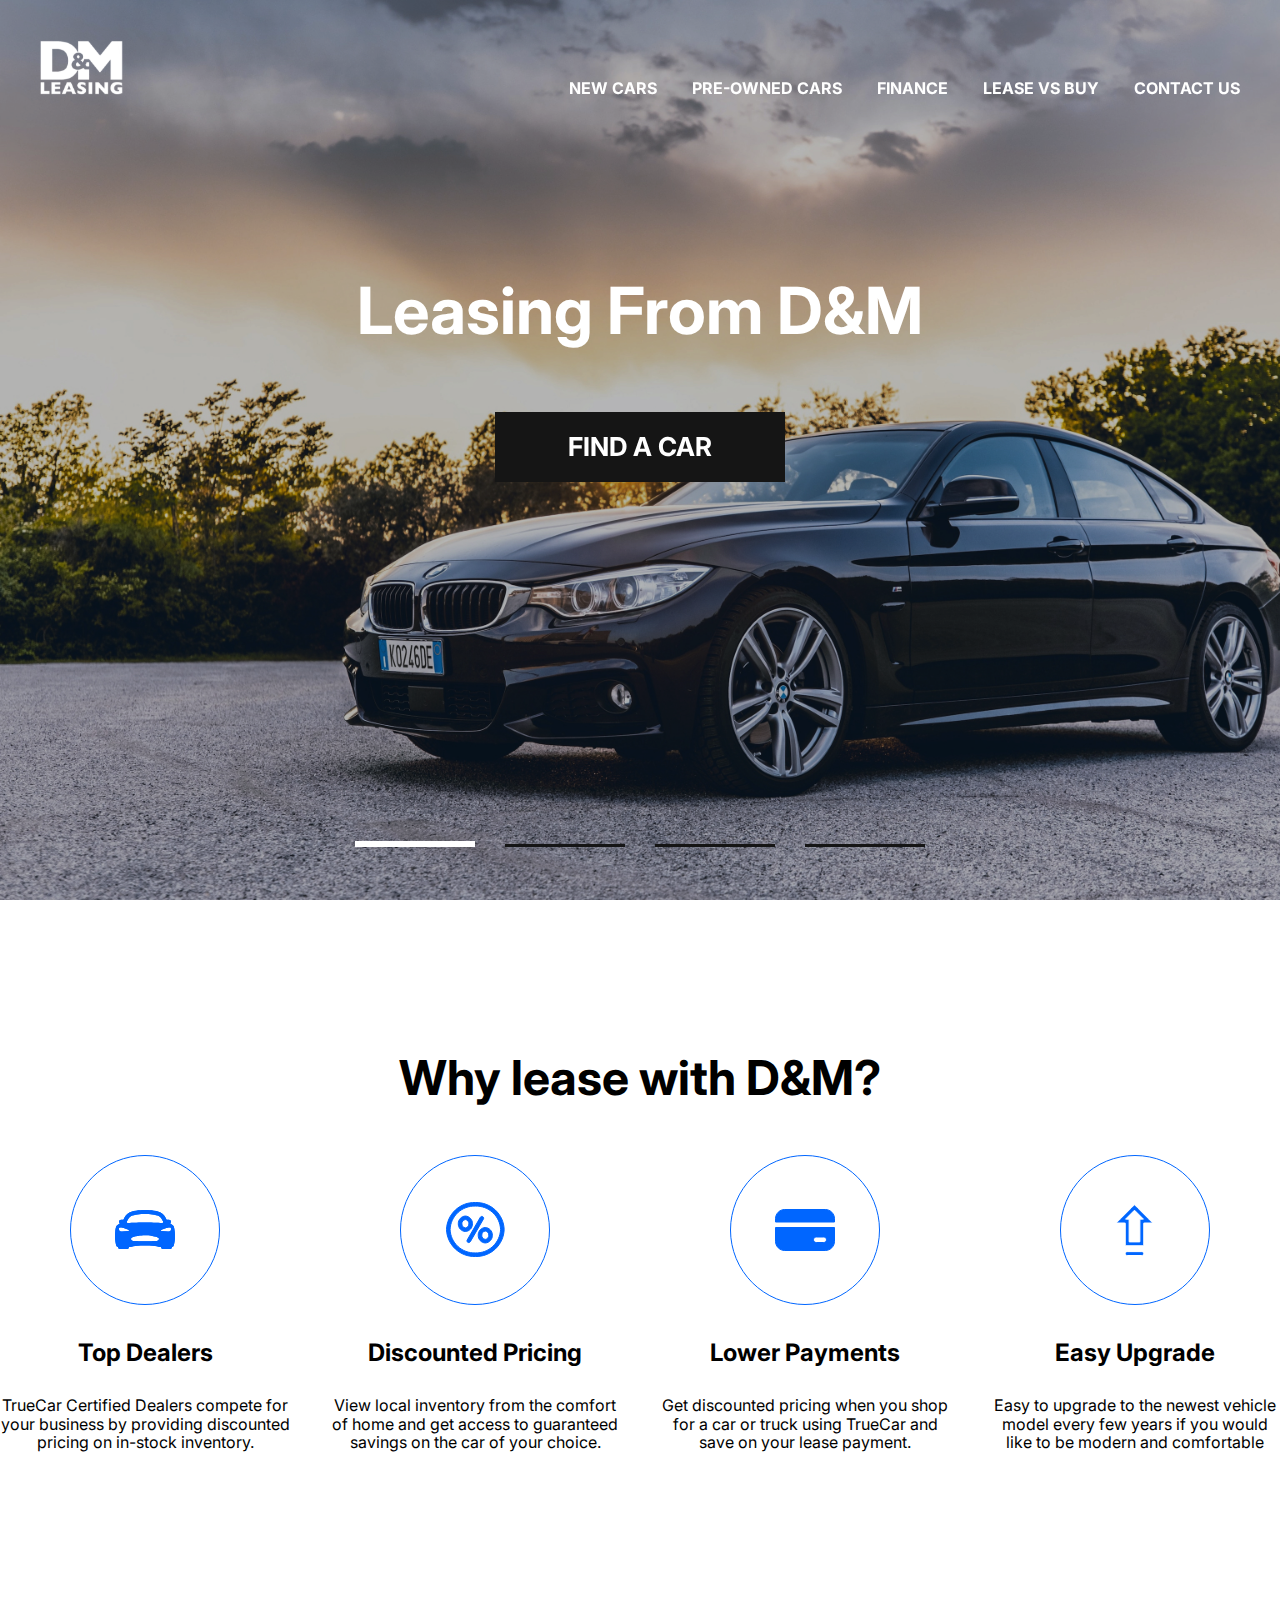
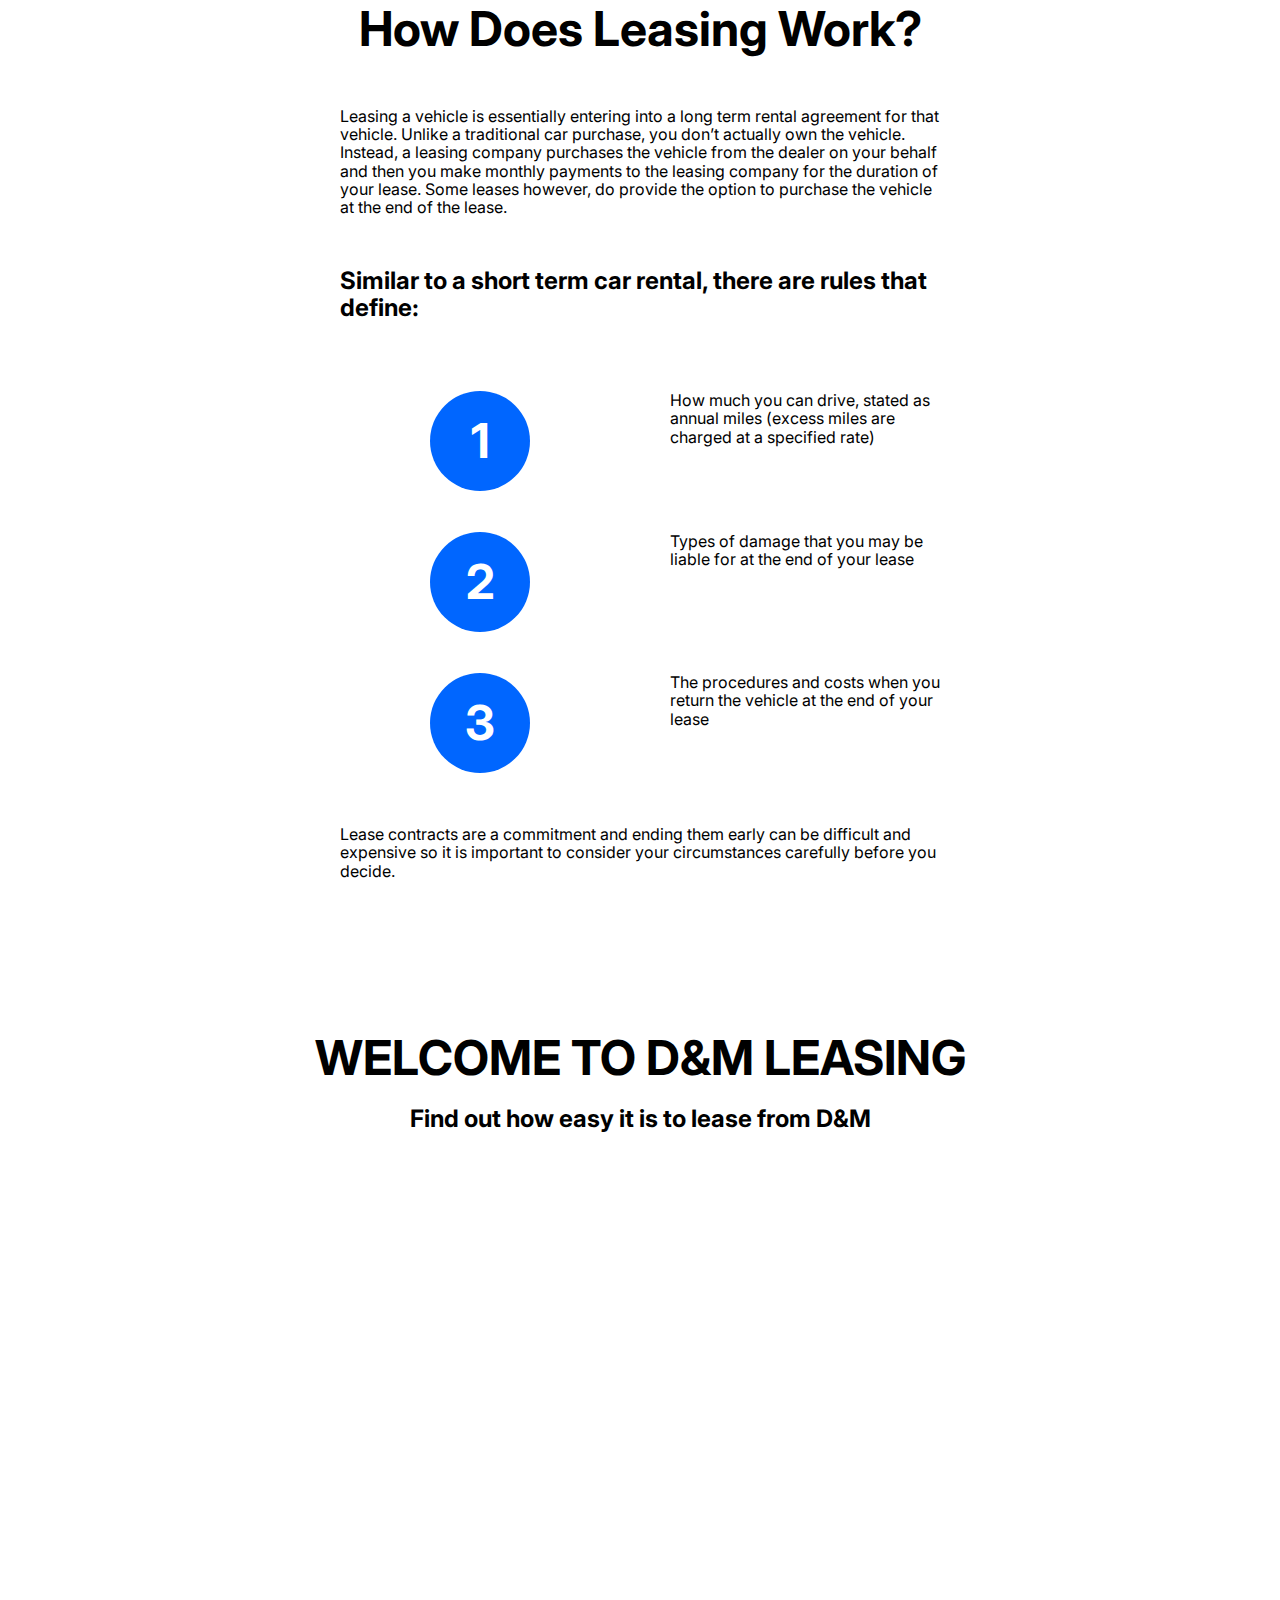
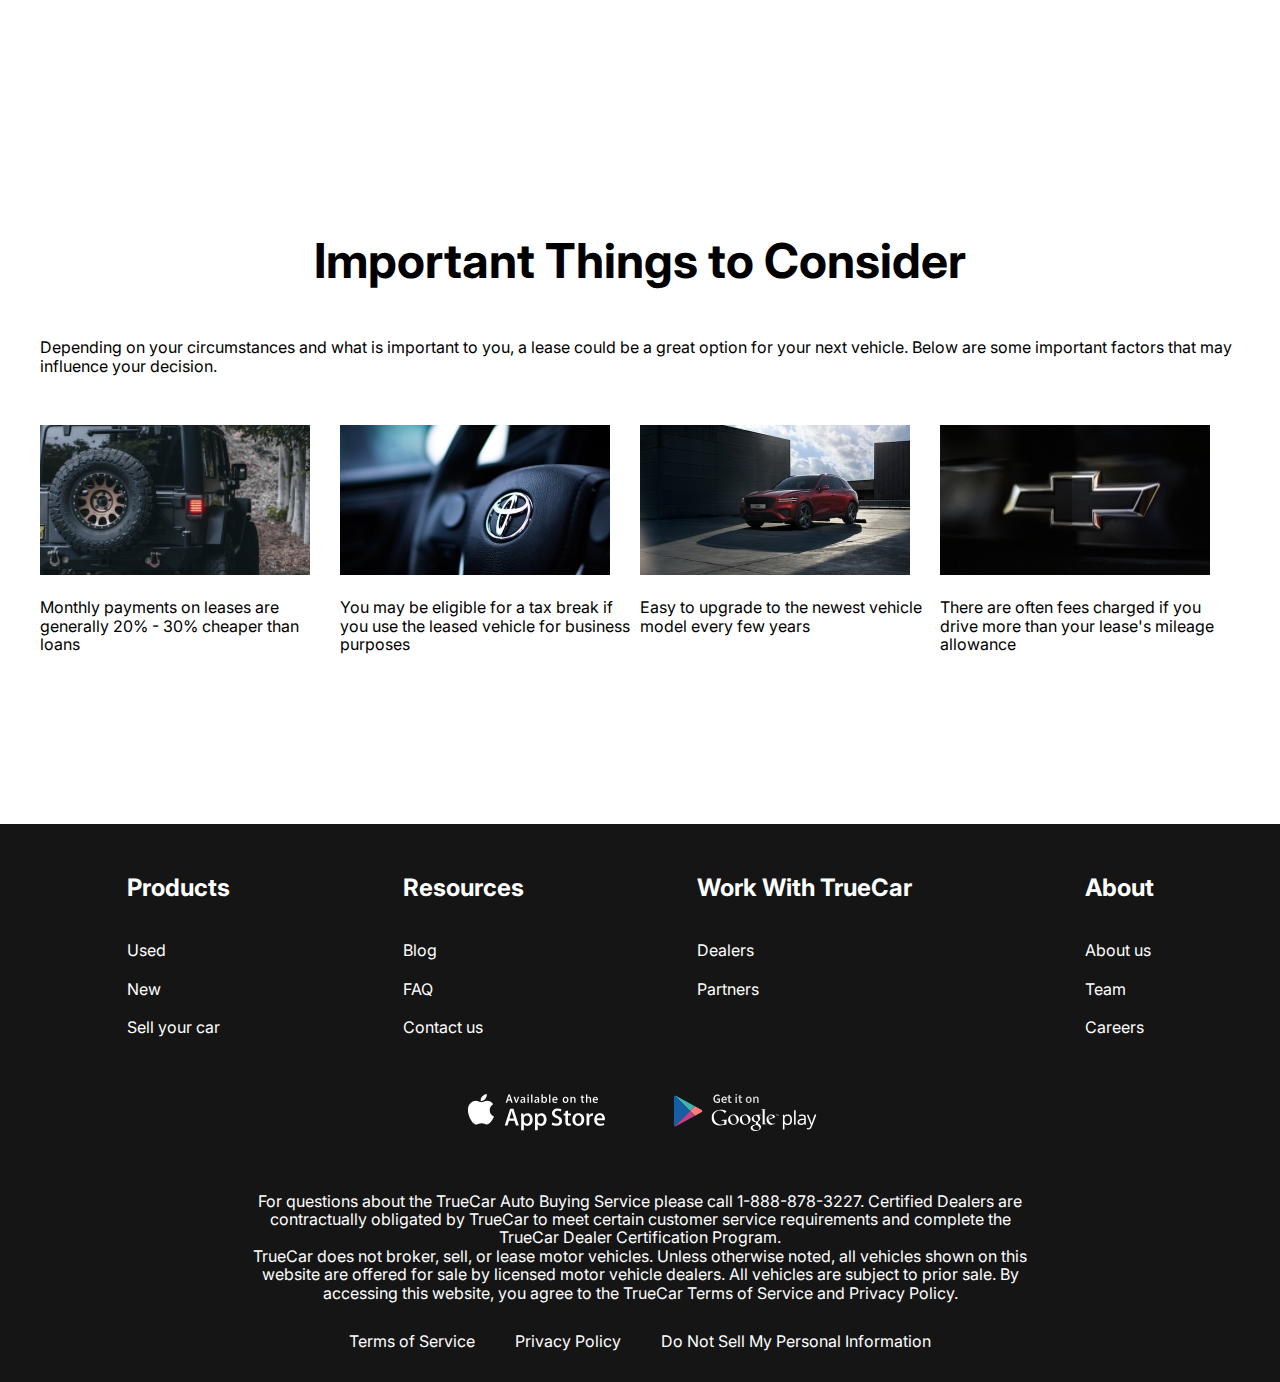
<file: index.html>
<!DOCTYPE html>
<html lang="en">
  <head>
    <meta charset="UTF-8" />
    <meta name="viewport" content="width=device-width, initial-scale=1.0" />
    <title>Document</title>
    <link rel="preconnect" href="https://fonts.googleapis.com" />
    <link rel="preconnect" href="https://fonts.gstatic.com" crossorigin />
    <link
      href="https://fonts.googleapis.com/css2?family=Inter:wght@400;700&display=swap"
      rel="stylesheet"
    />
    <link
      rel="stylesheet"
      href="https://cdn.jsdelivr.net/npm/swiper@11/swiper-bundle.min.css"
    />
    <link rel="stylesheet" href="Css/normalize.css" />
    <link rel="stylesheet" href="Css/Style.css" />
  </head>
  <body>
    <div class="wrapper">
      <header class="header header-main">
        <div class="container">
          <div class="header_inner">
            <a href="index.html" class="logo">
              <img src="public/images/logo.svg" alt="logo" class="logo__img" />
            </a>
            <nav class="menu">
              <button class="menu-btn">
                <span></span>
                <span></span>
                <span></span>
              </button>
              <ul class="menu_list">
                <li class="menu__list-item">
                  <a href="new-cars.html" class="menu__list-link">NEW CARS</a>
                </li>
                <li class="menu__list-item">
                  <a href="#" class="menu__list-link">PRE-OWNED CARS</a>
                </li>
                <li class="menu__list-item">
                  <a href="#" class="menu__list-link">FINANCE</a>
                </li>
                <li class="menu__list-item">
                  <a href="#" class="menu__list-link">LEASE VS BUY</a>
                </li>
                <li class="menu__list-item">
                  <a href="contacts.html" class="menu__list-link">CONTACT US</a>
                </li>
              </ul>
            </nav>
          </div>
        </div>
      </header>
      <main class="main">
        <section class="top">
          <div class="container">
            <h1 class="title">Leasing From D&M</h1>
            <a href="new-cars.html" class="top__link">FIND A CAR</a>
          </div>
        </section>
        <div class="slider">
          <div class="swiper">
            <div class="swiper-wrapper">
              <div
                class="swiper-slide"
                style="background-image: url(public/images/slide1.jpg)"
              ></div>
              <div
                class="swiper-slide"
                style="background-image: url(public/images/slide2.jpg)"
              ></div>
              <div
                class="swiper-slide"
                style="background-image: url(public/images/slide3.jpg)"
              ></div>
              <div
                class="swiper-slide"
                style="background-image: url(public/images/slide2.jpeg)"
              ></div>
            </div>
            <div class="swiper-pagination"></div>
          </div>
        </div>
        <section class="why-lease">
          <div class="container"></div>
          <h2 class="section-title">Why lease with D&M?</h2>
          <ul class="why-lease__list">
            <li class="why-lease__item">
              <img
                src="public/images/lease-item-1.svg"
                alt="logo"
                class="why-lease__item-img"
              />
              <h3 class="why-lease__item-title">Top Dealers</h3>
              <p class="why-lease__item-text">
                TrueCar Certified Dealers compete for your business by providing
                discounted pricing on in-stock inventory.
              </p>
            </li>
            <li class="why-lease__item">
              <img
                class="why-lease__item-img"
                src="public/images/lease-item2.svg"
                alt="logo"
              />
              <h3 class="why-lease__item-title">Discounted Pricing</h3>
              <p class="why-lease__item-text">
                View local inventory from the comfort of home and get access to
                guaranteed savings on the car of your choice.
              </p>
            </li>
            <li class="why-lease__item">
              <img
                class="why-lease__item-img"
                src="public/images/lease-item3.svg"
                alt=""
              />
              <h3 class="why-lease__item-title">Lower Payments</h3>
              <p class="why-lease__item-text">
                Get discounted pricing when you shop for a car or truck using
                TrueCar and save on your lease payment.
              </p>
            </li>
            <li class="why-lease__item">
              <img
                class="why-lease__item-img"
                src="public/images/lease-item4.svg"
                alt=""
              />
              <h3 class="why-lease__item-title">Easy Upgrade</h3>
              <p class="why-lease__item-text">
                Easy to upgrade to the newest vehicle model every few years if
                you would like to be modern and comfortable
              </p>
            </li>
          </ul>
        </section>
        <section class="how-does">
          <div class="container">
            <div class="how-does__inner">
              <h2 class="section-title">How Does Leasing Work?</h2>
              <p class="how-does-text">
                Leasing a vehicle is essentially entering into a long term
                rental agreement for that vehicle. Unlike a traditional car
                purchase, you don’t actually own the vehicle. Instead, a leasing
                company purchases the vehicle from the dealer on your behalf and
                then you make monthly payments to the leasing company for the
                duration of your lease. Some leases however, do provide the
                option to purchase the vehicle at the end of the lease.
              </p>
              <h4 class="how-does-title">
                Similar to a short term car rental, there are rules that define:
              </h4>
              <ol class="how-does-list">
                <li class="how-does-item">
                  How much you can drive, stated as annual miles (excess miles
                  are charged at a specified rate)
                </li>
                <li class="how-does-item">
                  Types of damage that you may be liable for at the end of your
                  lease
                </li>
                <li class="how-does-item">
                  The procedures and costs when you return the vehicle at the
                  end of your lease
                </li>
              </ol>
              <p class="how-does-text">
                Lease contracts are a commitment and ending them early can be
                difficult and expensive so it is important to consider your
                circumstances carefully before you decide.
              </p>
            </div>
          </div>
        </section>
        <section class="video">
          <div class="container">
            <h2 class="section-title__video-title">WELCOME TO D&M LEASING</h2>
            <p class="video-text">Find out how easy it is to lease from D&M</p>
            <iframe
              class="video-content"
              width="1000"
              height="500"
              src="https://www.youtube.com/embed/e8ISK4aEyys?si=SM73pdK33tO55zF_"
              title="YouTube video player"
              frameborder="0"
              allow="accelerometer; autoplay; clipboard-write; encrypted-media; gyroscope; picture-in-picture; web-share"
              referrerpolicy="strict-origin-when-cross-origin"
              allowfullscreen
            ></iframe>
          </div>
        </section>
        <section class="important">
          <div class="container">
            <h2 class="section-title important-title">
              Important Things to Consider
            </h2>
            <p class="important-text">
              Depending on your circumstances and what is important to you, a
              lease could be a great option for your next vehicle. Below are
              some important factors that may influence your decision.
            </p>
            <ul class="important-list">
              <li class="important-item">
                <img
                  src="public/images/imp-1.jpeg"
                  alt="image"
                  class="important-item-img"
                />
                <p class="important-item-text">
                  Monthly payments on leases are generally 20% - 30% cheaper
                  than loans
                </p>
              </li>
              <li class="important-item">
                <img
                  src="public/images/imp-2.jpeg"
                  alt="image"
                  class="important-item-img"
                />
                <p class="important-item-text">
                  You may be eligible for a tax break if you use the leased
                  vehicle for business purposes
                </p>
              </li>
              <li class="important-item">
                <img
                  src="public/images/imp-3.jpeg"
                  alt="image"
                  class="important-item-img"
                />
                <p class="important-item-text">
                  Easy to upgrade to the newest vehicle model every few years
                </p>
              </li>
              <li class="important-item">
                <img
                  src="public/images/imp-4.jpeg"
                  alt=""
                  class="important-item-img"
                />
                <p class="important-item-text">
                  There are often fees charged if you drive more than your
                  lease's mileage allowance
                </p>
              </li>
            </ul>
          </div>
        </section>
      </main>
      <footer class="footer">
        <div class="container">
          <nav class="footer__menu">
            <ul class="footer__menu-list">
              <li class="footer__menu-item">
                <p class="footer__menu-title">Products</p>
              </li>
              <li class="footer__menu-item">
                <a href="#" class="footer__menu-link">Used</a>
              </li>
              <li class="footer__menu-item">
                <a href="#" class="footer__menu-link">New</a>
              </li>
              <li class="footer__menu-item">
                <a href="#" class="footer__menu-link">Sell your car</a>
              </li>
            </ul>
            <ul class="footer__menu-list">
              <li class="footer__menu-item">
                <p class="footer__menu-title">Resources</p>
              </li>
              <li class="footer__menu-item">
                <a href="#" class="footer__menu-link">Blog</a>
              </li>
              <li class="footer__menu-item">
                <a href="#" class="footer__menu-link">FAQ</a>
              </li>
              <li class="footer__menu-item">
                <a href="#" class="footer__menu-link">Contact us</a>
              </li>
            </ul>
            <ul class="footer__menu-list">
              <li class="footer__menu-item">
                <p class="footer__menu-title">Work With TrueCar</p>
              </li>
              <li class="footer__menu-item">
                <a href="#" class="footer__menu-link">Dealers</a>
              </li>
              <li class="footer__menu-item">
                <a href="#" class="footer__menu-link">Partners</a>
              </li>
            </ul>
            <ul class="footer__menu-list">
              <li class="footer__menu-item">
                <p href="#" class="footer__menu-title">About</p>
              </li>
              <li class="footer__menu-item">
                <a href="#" class="footer__menu-link">About us</a>
              </li>
              <li class="footer__menu-item">
                <a href="#" class="footer__menu-link">Team</a>
              </li>
              <li class="footer__menu-item">
                <a href="#" class="footer__menu-link">Careers</a>
              </li>
            </ul>
          </nav>
          <ul class="app">
            <li class="app__item">
              <a href="#" class="app__item-link">
                <img src="public/images/appstore.svg" alt="appstore" />
              </a>
            </li>
            <li class="app__item">
              <a href="#" class="app__item-link">
                <img src="public/images/googleplay.svg" alt="googleplay" />
              </a>
            </li>
          </ul>
          <div class="footer__copy">
            <p class="footer__copy-text">
              For questions about the TrueCar Auto Buying Service please call
              1-888-878-3227. Certified Dealers are contractually obligated by
              TrueCar to meet certain customer service requirements and complete
              the TrueCar Dealer Certification Program.
            </p>

            <p class="footer__copy-text">
              TrueCar does not broker, sell, or lease motor vehicles. Unless
              otherwise noted, all vehicles shown on this website are offered
              for sale by licensed motor vehicle dealers. All vehicles are
              subject to prior sale. By accessing this website, you agree to the
              TrueCar Terms of Service and Privacy Policy.
            </p>
          </div>
        </div>
        <nav class="copy__nav">
          <ul class="copy__nav-list">
            <li class="copy__nav-item">
              <a href="#" class="copy__nav-link">Terms of Service</a>
            </li>
            <li class="copy__nav-item">
              <a href="#" class="copy__nav-link">Privacy Policy</a>
            </li>
            <li class="copy__nav-item">
              <a href="#" class="copy__nav-link"
                >Do Not Sell My Personal Information</a
              >
            </li>
          </ul>
        </nav>
      </footer>
    </div>

    <script
      src="https://cdn.jsdelivr.net/npm/swiper@11/swiper-bundle.min.js"
      type="text/javascript"
    ></script>
    <script src="Js/main.js" type="text/javascript"></script>
  </body>
</html>
</file>
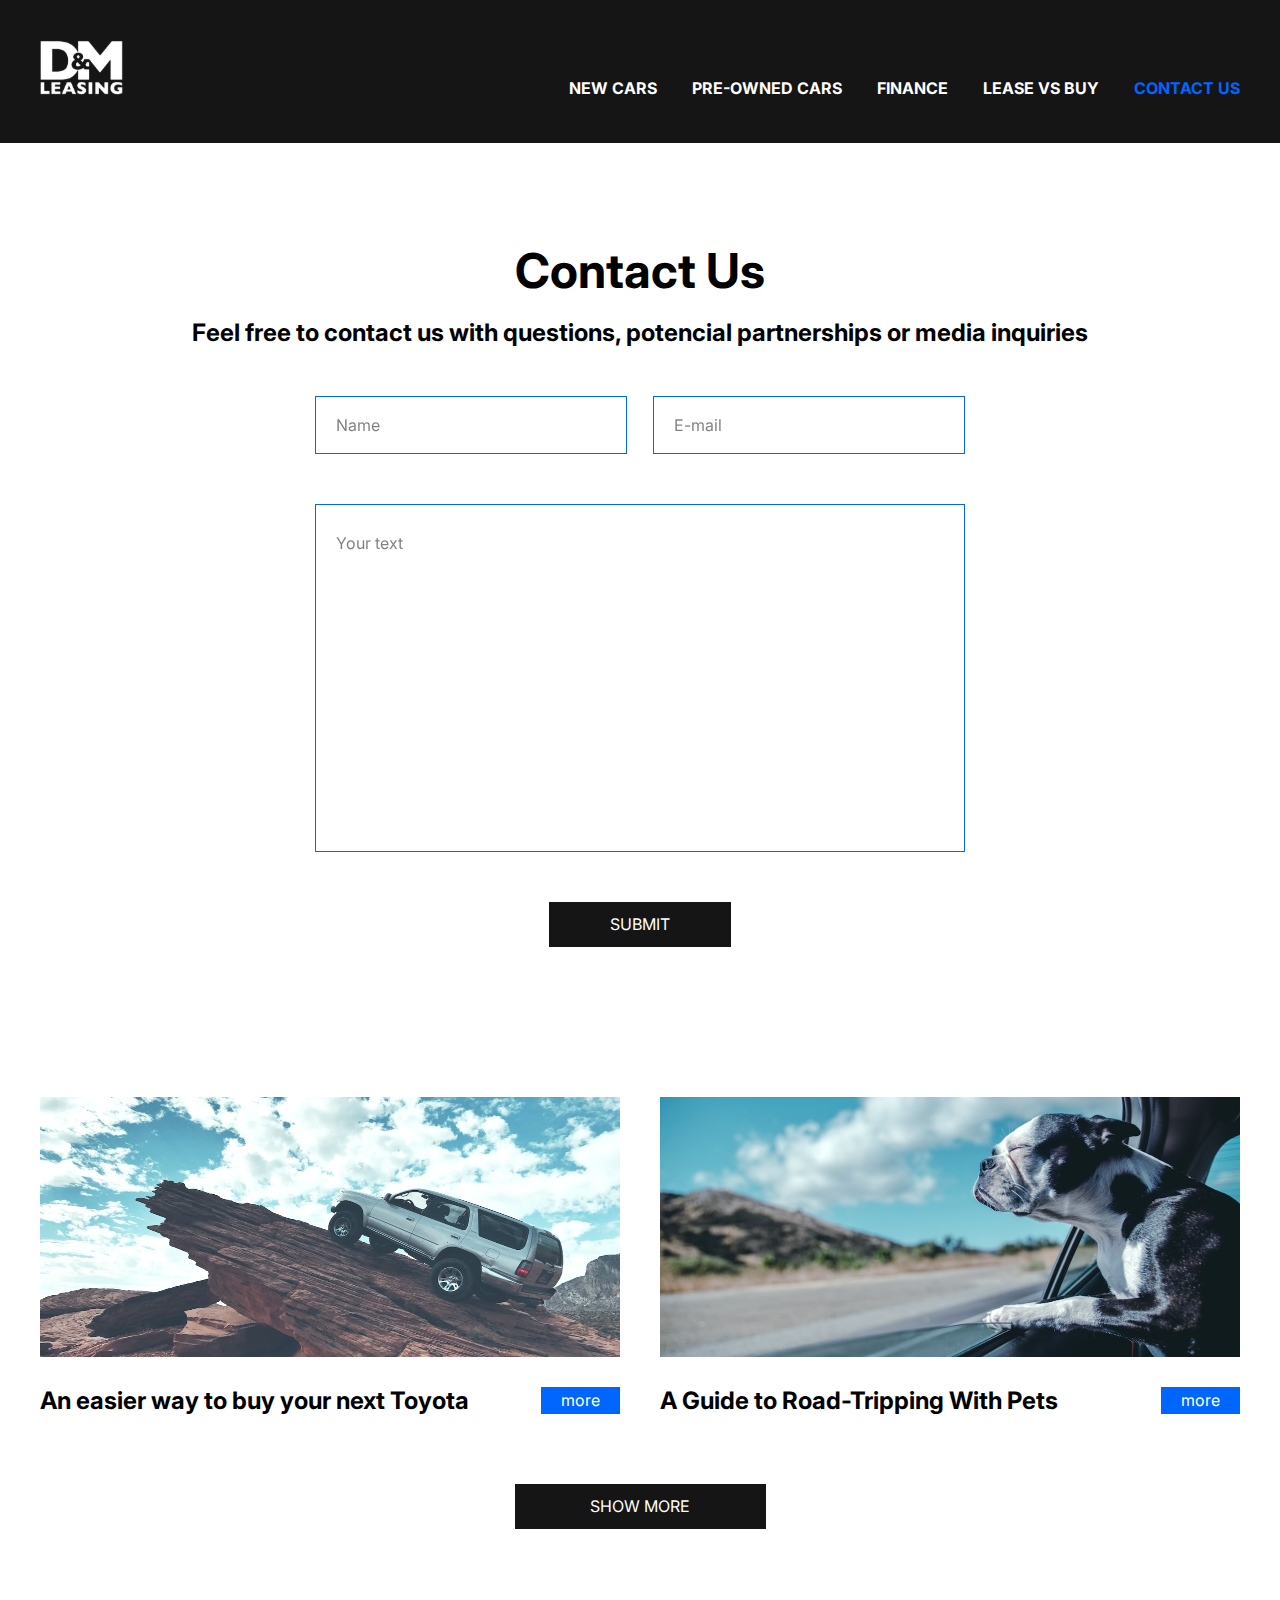
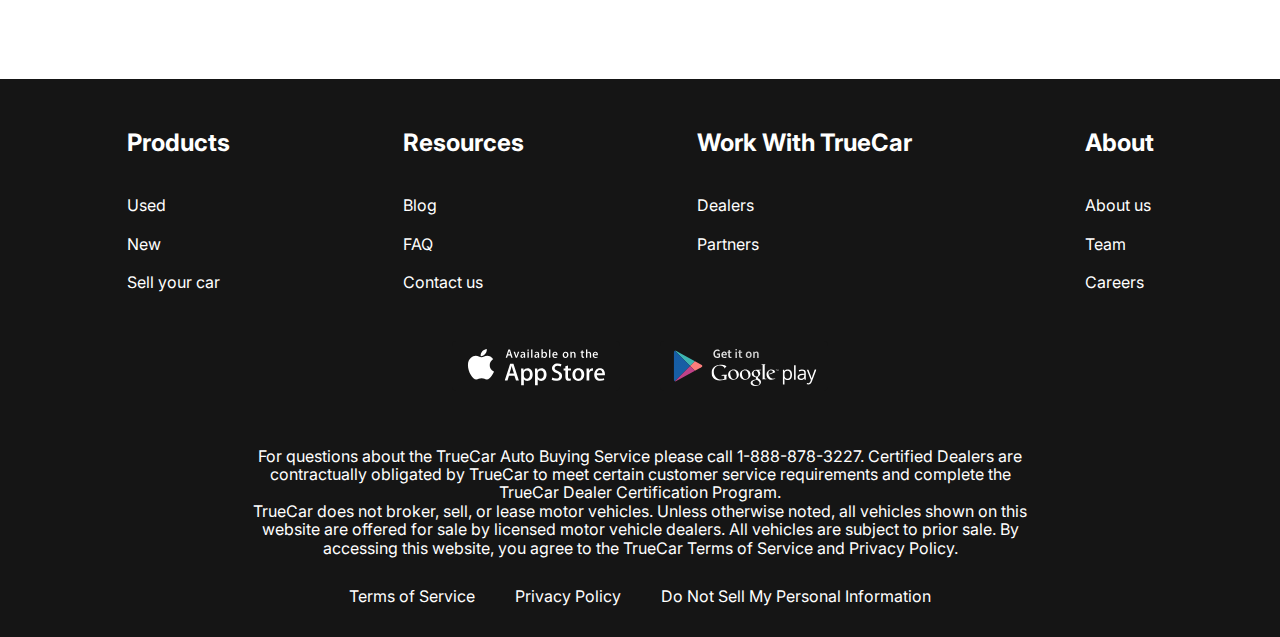
<file: contacts.html>
<!DOCTYPE html>
<html lang="en">
  <head>
    <meta charset="UTF-8" />
    <meta name="viewport" content="width=device-width, initial-scale=1.0" />
    <title>Document</title>
    <link rel="preconnect" href="https://fonts.googleapis.com" />
    <link rel="preconnect" href="https://fonts.gstatic.com" crossorigin />
    <link
      href="https://fonts.googleapis.com/css2?family=Inter:wght@400;700&display=swap"
      rel="stylesheet"
    />

    <link rel="stylesheet" href="Css/normalize.css" />
    <link rel="stylesheet" href="Css/Style.css" />
  </head>
  <body>
    <div class="wrapper">
      <header class="header">
        <div class="container">
          <div class="header_inner">
            <a href="index.html" class="logo">
              <img src="public/images/logo.svg" alt="logo" class="logo__img" />
            </a>
            <nav class="menu">
              <button class="menu-btn">
                <span></span>
                <span></span>
                <span></span>
              </button>
              <ul class="menu_list">
                <li class="menu__list-item">
                  <a href="new-cars.html" class="menu__list-link">NEW CARS</a>
                </li>
                <li class="menu__list-item">
                  <a href="#" class="menu__list-link">PRE-OWNED CARS</a>
                </li>
                <li class="menu__list-item">
                  <a href="#" class="menu__list-link">FINANCE</a>
                </li>
                <li class="menu__list-item">
                  <a href="#" class="menu__list-link">LEASE VS BUY</a>
                </li>
                <li class="menu__list-item">
                  <a
                    href="contacts.html"
                    class="menu__list-link menu__list-link--active"
                    >CONTACT US</a
                  >
                </li>
              </ul>
            </nav>
          </div>
        </div>
      </header>
      <main class="main"></main>
      <section class="contacts">
        <div class="container">
          <h2 class="section-title contacts-title">Contact Us</h2>
          <p class="contacts-text">
            Feel free to contact us with questions, potencial partnerships or
            media inquiries
          </p>
          <form action="#" class="form">
            <input type="text" class="form-input" placeholder="Name" />
            <input type="email" class="form-input" placeholder="E-mail" />
            <textarea class="form-textarea" placeholder="Your text"></textarea>
            <button class="form-btn" type="submit">SUBMIT</button>
          </form>
        </div>
      </section>
      <section class="blog">
        <div class="container">
          <div class="blog-items">
            <div class="blog-item">
              <img
                src="public/images/blog-img1.jpeg"
                alt=""
                class="blog-item-item-img"
              />
              <h4 class="blog-item-title">
                An easier way to buy your next Toyota
              </h4>
              <a href="" class="blog-item-link">more</a>
            </div>
            <div class="blog-item">
              <img
                src="public/images/blog-img2.jpeg"
                alt=""
                class="blog-item-item-img"
              />
              <h4 class="blog-item-title">
                A Guide to Road-Tripping With Pets
              </h4>
              <a href="" class="blog-item-link">more</a>
            </div>
          </div>
          <a href="" class="show-more-link">SHOW MORE</a>
        </div>
      </section>
      <footer class="footer">
        <div class="container">
          <nav class="footer__menu">
            <ul class="footer__menu-list">
              <li class="footer__menu-item">
                <p class="footer__menu-title">Products</p>
              </li>
              <li class="footer__menu-item">
                <a href="#" class="footer__menu-link">Used</a>
              </li>
              <li class="footer__menu-item">
                <a href="#" class="footer__menu-link">New</a>
              </li>
              <li class="footer__menu-item">
                <a href="#" class="footer__menu-link">Sell your car</a>
              </li>
            </ul>
            <ul class="footer__menu-list">
              <li class="footer__menu-item">
                <p class="footer__menu-title">Resources</p>
              </li>
              <li class="footer__menu-item">
                <a href="#" class="footer__menu-link">Blog</a>
              </li>
              <li class="footer__menu-item">
                <a href="#" class="footer__menu-link">FAQ</a>
              </li>
              <li class="footer__menu-item">
                <a href="#" class="footer__menu-link">Contact us</a>
              </li>
            </ul>
            <ul class="footer__menu-list">
              <li class="footer__menu-item">
                <p class="footer__menu-title">Work With TrueCar</p>
              </li>
              <li class="footer__menu-item">
                <a href="#" class="footer__menu-link">Dealers</a>
              </li>
              <li class="footer__menu-item">
                <a href="#" class="footer__menu-link">Partners</a>
              </li>
            </ul>
            <ul class="footer__menu-list">
              <li class="footer__menu-item">
                <p href="#" class="footer__menu-title">About</p>
              </li>
              <li class="footer__menu-item">
                <a href="#" class="footer__menu-link">About us</a>
              </li>
              <li class="footer__menu-item">
                <a href="#" class="footer__menu-link">Team</a>
              </li>
              <li class="footer__menu-item">
                <a href="#" class="footer__menu-link">Careers</a>
              </li>
            </ul>
          </nav>
          <ul class="app">
            <li class="app__item">
              <a href="#" class="app__item-link">
                <img src="public/images/appstore.svg" alt="appstore" />
              </a>
            </li>
            <li class="app__item">
              <a href="#" class="app__item-link">
                <img src="public/images/googleplay.svg" alt="googleplay" />
              </a>
            </li>
          </ul>
          <div class="footer__copy">
            <p class="footer__copy-text">
              For questions about the TrueCar Auto Buying Service please call
              1-888-878-3227. Certified Dealers are contractually obligated by
              TrueCar to meet certain customer service requirements and complete
              the TrueCar Dealer Certification Program.
            </p>

            <p class="footer__copy-text">
              TrueCar does not broker, sell, or lease motor vehicles. Unless
              otherwise noted, all vehicles shown on this website are offered
              for sale by licensed motor vehicle dealers. All vehicles are
              subject to prior sale. By accessing this website, you agree to the
              TrueCar Terms of Service and Privacy Policy.
            </p>
          </div>
        </div>
        <nav class="copy__nav">
          <ul class="copy__nav-list">
            <li class="copy__nav-item">
              <a href="#" class="copy__nav-link">Terms of Service</a>
            </li>
            <li class="copy__nav-item">
              <a href="#" class="copy__nav-link">Privacy Policy</a>
            </li>
            <li class="copy__nav-item">
              <a href="#" class="copy__nav-link"
                >Do Not Sell My Personal Information</a
              >
            </li>
          </ul>
        </nav>
      </footer>
    </div>
    <script
      src="https://cdn.jsdelivr.net/npm/swiper@11/swiper-bundle.min.js"
      type="text/javascript"
    ></script>
    <script src="Js/main.js" type="text/javascript"></script>
  </body>
</html>
</file>
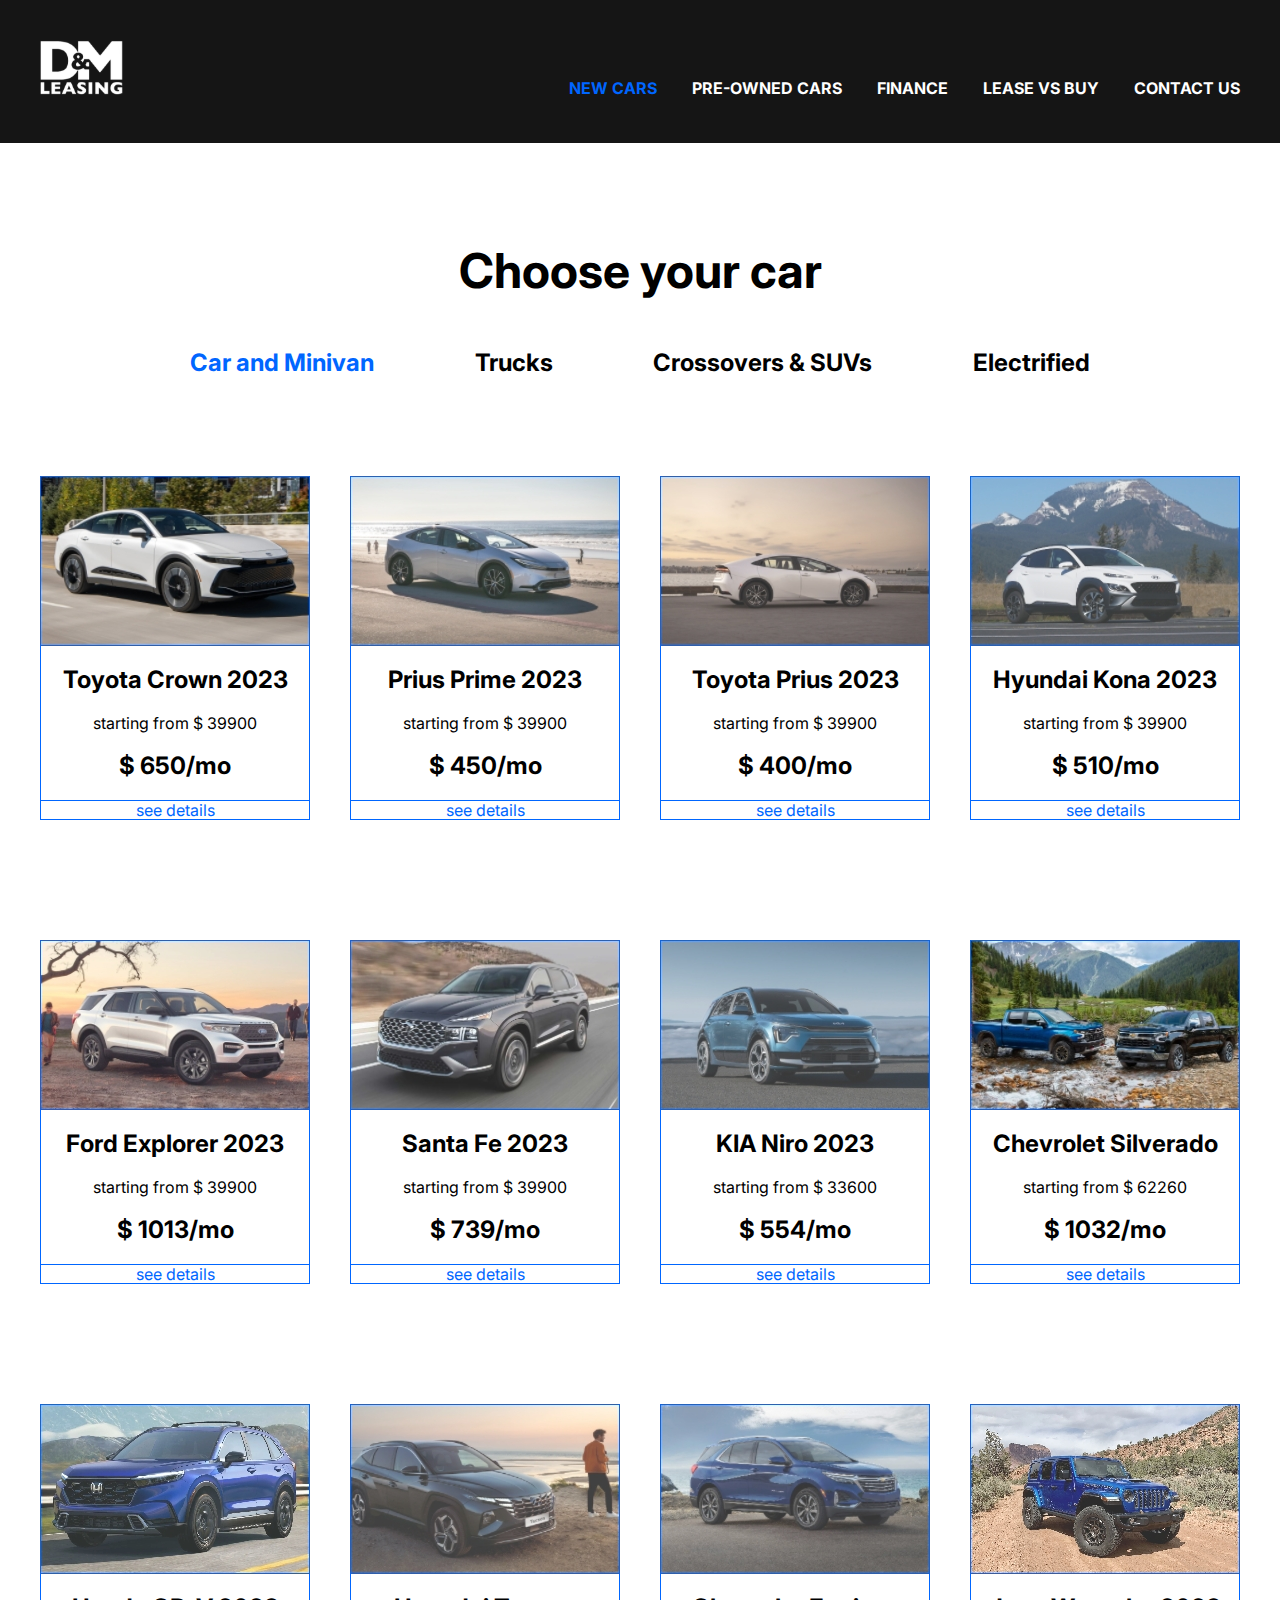
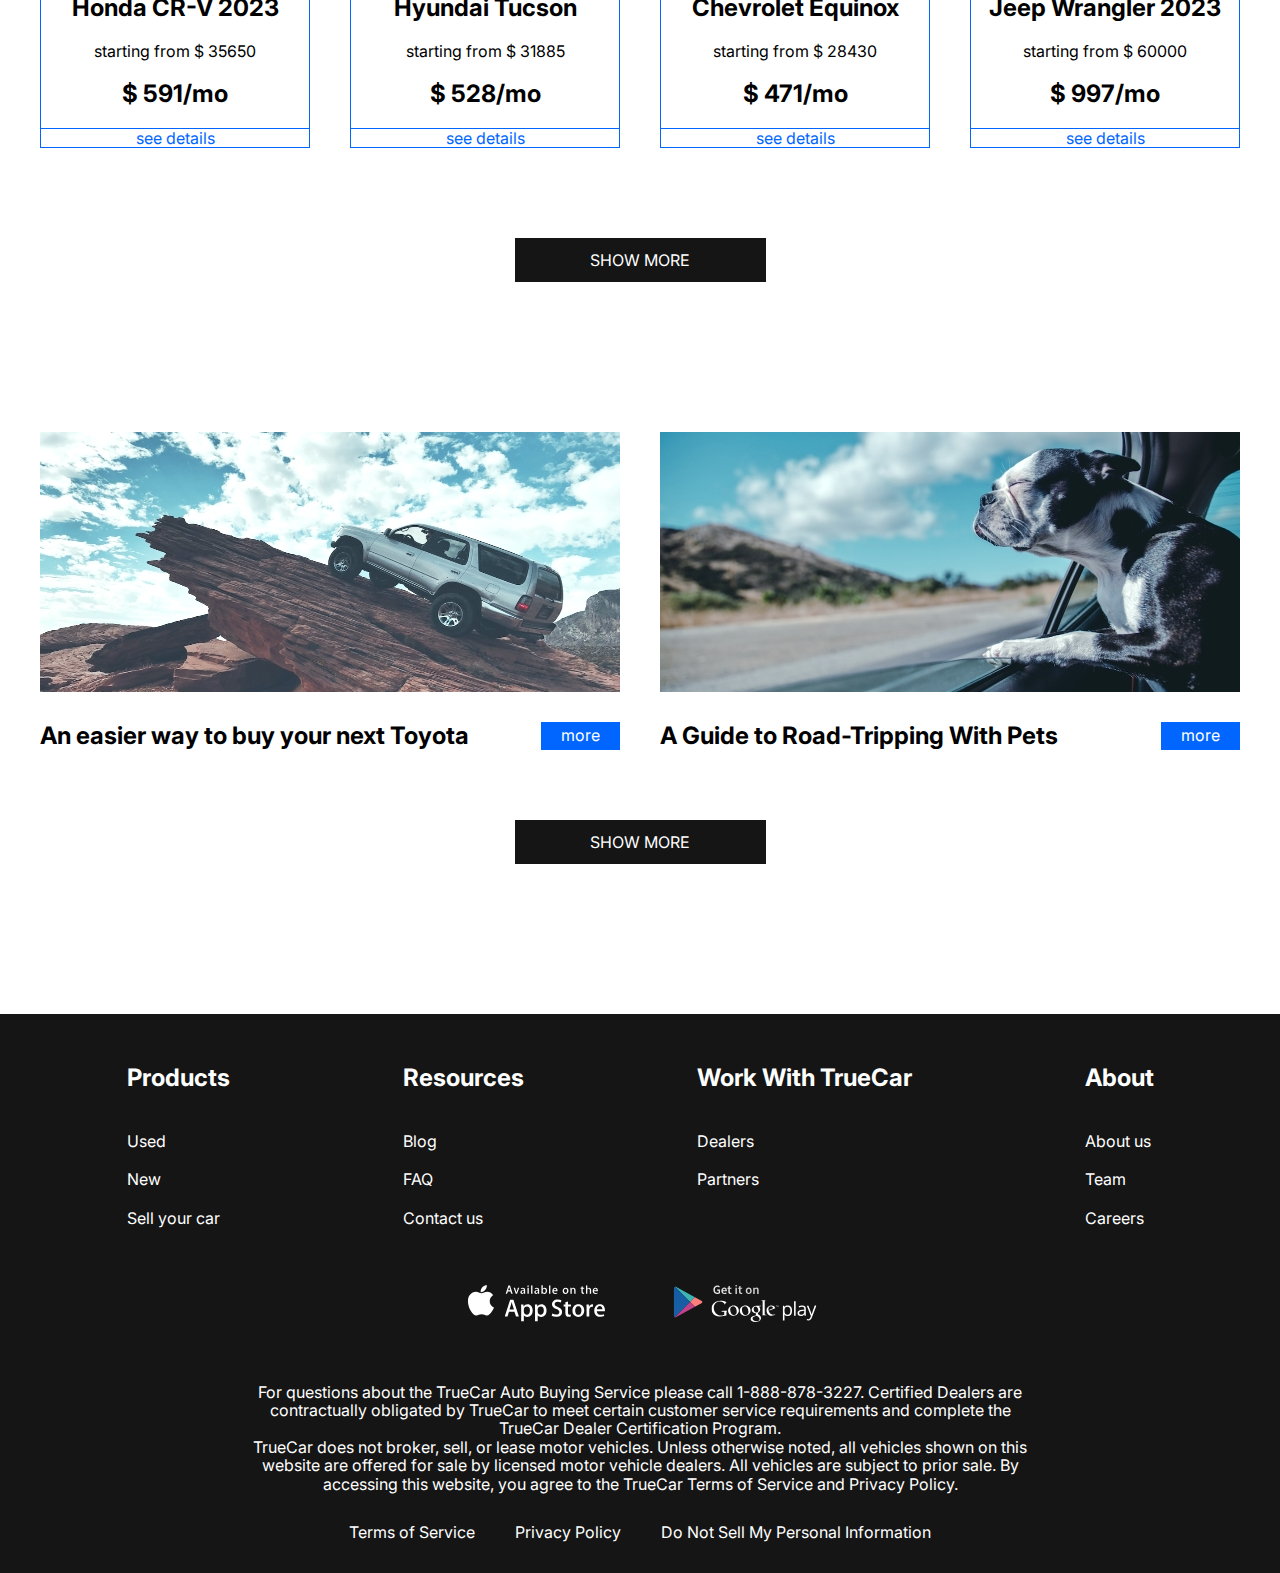
<file: new-cars.html>
<!DOCTYPE html>
<html lang="en">
  <head>
    <meta charset="UTF-8" />
    <meta name="viewport" content="width=device-width, initial-scale=1.0" />
    <title>Document</title>
    <link rel="preconnect" href="https://fonts.googleapis.com" />
    <link rel="preconnect" href="https://fonts.gstatic.com" crossorigin />
    <link
      href="https://fonts.googleapis.com/css2?family=Inter:wght@400;700&display=swap"
      rel="stylesheet"
    />

    <link rel="stylesheet" href="Css/normalize.css" />
    <link rel="stylesheet" href="Css/Style.css" />
  </head>
  <body>
    <div class="wrapper">
      <header class="header">
        <div class="container">
          <div class="header_inner">
            <a href="index.html" class="logo">
              <img src="public/images/logo.svg" alt="logo" class="logo__img" />
            </a>
            <nav class="menu">
              <button class="menu-btn">
                <span></span>
                <span></span>
                <span></span>
              </button>
              <ul class="menu_list">
                <li class="menu__list-item">
                  <a href="#" class="menu__list-link menu__list-link--active"
                    >NEW CARS</a
                  >
                </li>
                <li class="menu__list-item">
                  <a href="#" class="menu__list-link">PRE-OWNED CARS</a>
                </li>
                <li class="menu__list-item">
                  <a href="#" class="menu__list-link">FINANCE</a>
                </li>
                <li class="menu__list-item">
                  <a href="#" class="menu__list-link">LEASE VS BUY</a>
                </li>
                <li class="menu__list-item">
                  <a href="contacts.html" class="menu__list-link">CONTACT US</a>
                </li>
              </ul>
            </nav>
          </div>
        </div>
      </header>
      <main class="main">
        <section class="choose">
          <div class="container">
            <h2 class="section-title">Choose your car</h2>
            <div class="tabs">
              <div class="tabs-btn">
                <button
                  class="tabs-btn-item tabs-btn-item--active"
                  data-button="content-1"
                >
                  Car and Minivan
                </button>
                <button class="tabs-btn-item" data-button="content-2">
                  Trucks
                </button>
                <button class="tabs-btn-item" data-button="content-3">
                  Crossovers & SUVs
                </button>
                <button class="tabs-btn-item" data-button="content-4">
                  Electrified
                </button>
              </div>
              <div class="tabs-content">
                <div
                  class="tabs-content-item tabs-content-item--active"
                  id="content-1"
                >
                  <div class="card">
                    <img
                      class="card-img"
                      src="public/images/card/Rectangle 11.jpeg"
                      alt=""
                    />
                    <div class="card-content">
                      <h4 class="card-title">Toyota Crown 2023</h4>
                      <p class="card-text">starting from $ 39900</p>
                      <p class="card-price">$ 650/mo</p>
                    </div>
                    <a href="#" class="card-link">see details</a>
                  </div>
                  <div class="card">
                    <img
                      class="card-img"
                      src="public/images/card/Rectangle 11 (1).jpeg"
                      alt=""
                    />
                    <div class="card-content">
                      <h4 class="card-title">Prius Prime 2023</h4>
                      <p class="card-text">starting from $ 39900</p>
                      <p class="card-price">$ 450/mo</p>
                    </div>
                    <a href="#" class="card-link">see details</a>
                  </div>
                  <div class="card">
                    <img
                      class="card-img"
                      src="public/images/card/Rectangle 11 (2).jpeg"
                      alt=""
                    />
                    <div class="card-content">
                      <h4 class="card-title">Toyota Prius 2023</h4>
                      <p class="card-text">starting from $ 39900</p>
                      <p class="card-price">$ 400/mo</p>
                    </div>
                    <a href="#" class="card-link">see details</a>
                  </div>
                  <div class="card">
                    <img
                      class="card-img"
                      src="public/images/card/Rectangle 11 (3).jpeg"
                      alt=""
                    />
                    <div class="card-content">
                      <h4 class="card-title">Hyundai Kona 2023</h4>
                      <p class="card-text">starting from $ 39900</p>
                      <p class="card-price">$ 510/mo</p>
                    </div>
                    <a href="#" class="card-link">see details</a>
                  </div>
                  <div class="card">
                    <img
                      class="card-img"
                      src="public/images/card/Rectangle 11 (4).jpeg"
                      alt=""
                    />
                    <div class="card-content">
                      <h4 class="card-title">Ford Explorer 2023</h4>
                      <p class="card-text">starting from $ 39900</p>
                      <p class="card-price">$ 1013/mo</p>
                    </div>
                    <a href="#" class="card-link">see details</a>
                  </div>
                  <div class="card">
                    <img
                      class="card-img"
                      src="public/images/card/Rectangle 11 (5).jpeg"
                      alt=""
                    />
                    <div class="card-content">
                      <h4 class="card-title">Santa Fe 2023</h4>
                      <p class="card-text">starting from $ 39900</p>
                      <p class="card-price">$ 739/mo</p>
                    </div>
                    <a href="#" class="card-link">see details</a>
                  </div>
                  <div class="card">
                    <img
                      class="card-img"
                      src="public/images/card/Rectangle 11 (6).jpeg"
                      alt=""
                    />
                    <div class="card-content">
                      <h4 class="card-title">KIA Niro 2023</h4>
                      <p class="card-text">starting from $ 33600</p>
                      <p class="card-price">$ 554/mo</p>
                    </div>
                    <a href="#" class="card-link">see details</a>
                  </div>
                  <div class="card">
                    <img
                      class="card-img"
                      src="public/images/card/Rectangle 11 (7).jpeg"
                      alt=""
                    />
                    <div class="card-content">
                      <h4 class="card-title">Chevrolet Silverado</h4>
                      <p class="card-text">starting from $ 62260</p>
                      <p class="card-price">$ 1032/mo</p>
                    </div>
                    <a href="#" class="card-link">see details</a>
                  </div>
                  <div class="card">
                    <img
                      class="card-img"
                      src="public/images/card/Rectangle 11 (8).jpeg"
                      alt=""
                    />
                    <div class="card-content">
                      <h4 class="card-title">Honda CR-V 2023</h4>
                      <p class="card-text">starting from $ 35650</p>
                      <p class="card-price">$ 591/mo</p>
                    </div>
                    <a href="#" class="card-link">see details</a>
                  </div>
                  <div class="card">
                    <img
                      class="card-img"
                      src="public/images/card/Rectangle 11 (9).jpeg"
                      alt=""
                    />
                    <div class="card-content">
                      <h4 class="card-title">Hyundai Tucson</h4>
                      <p class="card-text">starting from $ 31885</p>
                      <p class="card-price">$ 528/mo</p>
                    </div>
                    <a href="#" class="card-link">see details</a>
                  </div>
                  <div class="card">
                    <img
                      class="card-img"
                      src="public/images/card/Rectangle 11 (10).jpeg"
                      alt=""
                    />
                    <div class="card-content">
                      <h4 class="card-title">Chevrolet Equinox</h4>
                      <p class="card-text">starting from $ 28430</p>
                      <p class="card-price">$ 471/mo</p>
                    </div>
                    <a href="#" class="card-link">see details</a>
                  </div>
                  <div class="card">
                    <img
                      class="card-img"
                      src="public/images/card/Rectangle 11 (11).jpeg"
                      alt=""
                    />
                    <div class="card-content">
                      <h4 class="card-title">Jeep Wrangler 2023</h4>
                      <p class="card-text">starting from $ 60000</p>
                      <p class="card-price">$ 997/mo</p>
                    </div>
                    <a href="#" class="card-link">see details</a>
                  </div>
                </div>
                <div class="tabs-content-item" id="content-2">
                  <div class="card">
                    <img
                      class="card-img"
                      src="public/images/card/Rectangle 11 (8).jpeg"
                      alt=""
                    />
                    <div class="card-content">
                      <h4 class="card-title">Honda CR-V 2023</h4>
                      <p class="card-text">starting from $ 35650</p>
                      <p class="card-price">$ 591/mo</p>
                    </div>
                    <a href="#" class="card-link">see details</a>
                  </div>
                  <div class="card">
                    <img
                      class="card-img"
                      src="public/images/card/Rectangle 11 (9).jpeg"
                      alt=""
                    />
                    <div class="card-content">
                      <h4 class="card-title">Hyundai Tucson</h4>
                      <p class="card-text">starting from $ 31885</p>
                      <p class="card-price">$ 528/mo</p>
                    </div>
                    <a href="#" class="card-link">see details</a>
                  </div>
                  <div class="card">
                    <img
                      class="card-img"
                      src="public/images/card/Rectangle 11 (10).jpeg"
                      alt=""
                    />
                    <div class="card-content">
                      <h4 class="card-title">Chevrolet Equinox</h4>
                      <p class="card-text">starting from $ 28430</p>
                      <p class="card-price">$ 471/mo</p>
                    </div>
                    <a href="#" class="card-link">see details</a>
                  </div>
                  <div class="card">
                    <img
                      class="card-img"
                      src="public/images/card/Rectangle 11 (11).jpeg"
                      alt=""
                    />
                    <div class="card-content">
                      <h4 class="card-title">Jeep Wrangler 2023</h4>
                      <p class="card-text">starting from $ 60000</p>
                      <p class="card-price">$ 997/mo</p>
                    </div>
                    <a href="#" class="card-link">see details</a>
                  </div>
                </div>
                <div class="tabs-content-item" id="content-3">
                  <div class="card">
                    <img
                      class="card-img"
                      src="public/images/card/Rectangle 11 (4).jpeg"
                      alt=""
                    />
                    <div class="card-content">
                      <h4 class="card-title">Ford Explorer 2023</h4>
                      <p class="card-text">starting from $ 39900</p>
                      <p class="card-price">$ 1013/mo</p>
                    </div>
                    <a href="#" class="card-link">see details</a>
                  </div>
                  <div class="card">
                    <img
                      class="card-img"
                      src="public/images/card/Rectangle 11 (5).jpeg"
                      alt=""
                    />
                    <div class="card-content">
                      <h4 class="card-title">Santa Fe 2023</h4>
                      <p class="card-text">starting from $ 39900</p>
                      <p class="card-price">$ 739/mo</p>
                    </div>
                    <a href="#" class="card-link">see details</a>
                  </div>
                  <div class="card">
                    <img
                      class="card-img"
                      src="public/images/card/Rectangle 11 (6).jpeg"
                      alt=""
                    />
                    <div class="card-content">
                      <h4 class="card-title">KIA Niro 2023</h4>
                      <p class="card-text">starting from $ 33600</p>
                      <p class="card-price">$ 554/mo</p>
                    </div>
                    <a href="#" class="card-link">see details</a>
                  </div>
                  <div class="card">
                    <img
                      class="card-img"
                      src="public/images/card/Rectangle 11 (7).jpeg"
                      alt=""
                    />
                    <div class="card-content">
                      <h4 class="card-title">Chevrolet Silverado</h4>
                      <p class="card-text">starting from $ 62260</p>
                      <p class="card-price">$ 1032/mo</p>
                    </div>
                    <a href="#" class="card-link">see details</a>
                  </div>
                </div>
                <div class="tabs-content-item" id="content-4">
                  <div class="card">
                    <img
                      class="card-img"
                      src="public/images/card/Rectangle 11.jpeg"
                      alt=""
                    />
                    <div class="card-content">
                      <h4 class="card-title">Toyota Crown 2023</h4>
                      <p class="card-text">starting from $ 39900</p>
                      <p class="card-price">$ 650/mo</p>
                    </div>
                    <a href="#" class="card-link">see details</a>
                  </div>
                  <div class="card">
                    <img
                      class="card-img"
                      src="public/images/card/Rectangle 11 (1).jpeg"
                      alt=""
                    />
                    <div class="card-content">
                      <h4 class="card-title">Prius Prime 2023</h4>
                      <p class="card-text">starting from $ 39900</p>
                      <p class="card-price">$ 450/mo</p>
                    </div>
                    <a href="#" class="card-link">see details</a>
                  </div>
                  <div class="card">
                    <img
                      class="card-img"
                      src="public/images/card/Rectangle 11 (2).jpeg"
                      alt=""
                    />
                    <div class="card-content">
                      <h4 class="card-title">Toyota Prius 2023</h4>
                      <p class="card-text">starting from $ 39900</p>
                      <p class="card-price">$ 400/mo</p>
                    </div>
                    <a href="#" class="card-link">see details</a>
                  </div>
                  <div class="card">
                    <img
                      class="card-img"
                      src="public/images/card/Rectangle 11 (3).jpeg"
                      alt=""
                    />
                    <div class="card-content">
                      <h4 class="card-title">Hyundai Kona 2023</h4>
                      <p class="card-text">starting from $ 39900</p>
                      <p class="card-price">$ 510/mo</p>
                    </div>
                    <a href="#" class="card-link">see details</a>
                  </div>
                </div>
              </div>
            </div>
            <a href="" class="show-more-link">SHOW MORE</a>
          </div>
        </section>
        <section class="blog">
          <div class="container">
            <div class="blog-items">
              <div class="blog-item">
                <img
                  src="public/images/blog-img1.jpeg"
                  alt=""
                  class="blog-item-item-img"
                />
                <h4 class="blog-item-title">
                  An easier way to buy your next Toyota
                </h4>
                <a href="" class="blog-item-link">more</a>
              </div>
              <div class="blog-item">
                <img
                  src="public/images/blog-img2.jpeg"
                  alt=""
                  class="blog-item-item-img"
                />
                <h4 class="blog-item-title">
                  A Guide to Road-Tripping With Pets
                </h4>
                <a href="" class="blog-item-link">more</a>
              </div>
            </div>
            <a href="" class="show-more-link">SHOW MORE</a>
          </div>
        </section>
      </main>
      <footer class="footer">
        <div class="container">
          <nav class="footer__menu">
            <ul class="footer__menu-list">
              <li class="footer__menu-item">
                <p class="footer__menu-title">Products</p>
              </li>
              <li class="footer__menu-item">
                <a href="#" class="footer__menu-link">Used</a>
              </li>
              <li class="footer__menu-item">
                <a href="#" class="footer__menu-link">New</a>
              </li>
              <li class="footer__menu-item">
                <a href="#" class="footer__menu-link">Sell your car</a>
              </li>
            </ul>
            <ul class="footer__menu-list">
              <li class="footer__menu-item">
                <p class="footer__menu-title">Resources</p>
              </li>
              <li class="footer__menu-item">
                <a href="#" class="footer__menu-link">Blog</a>
              </li>
              <li class="footer__menu-item">
                <a href="#" class="footer__menu-link">FAQ</a>
              </li>
              <li class="footer__menu-item">
                <a href="#" class="footer__menu-link">Contact us</a>
              </li>
            </ul>
            <ul class="footer__menu-list">
              <li class="footer__menu-item">
                <p class="footer__menu-title">Work With TrueCar</p>
              </li>
              <li class="footer__menu-item">
                <a href="#" class="footer__menu-link">Dealers</a>
              </li>
              <li class="footer__menu-item">
                <a href="#" class="footer__menu-link">Partners</a>
              </li>
            </ul>
            <ul class="footer__menu-list">
              <li class="footer__menu-item">
                <p href="#" class="footer__menu-title">About</p>
              </li>
              <li class="footer__menu-item">
                <a href="#" class="footer__menu-link">About us</a>
              </li>
              <li class="footer__menu-item">
                <a href="#" class="footer__menu-link">Team</a>
              </li>
              <li class="footer__menu-item">
                <a href="#" class="footer__menu-link">Careers</a>
              </li>
            </ul>
          </nav>
          <ul class="app">
            <li class="app__item">
              <a href="#" class="app__item-link">
                <img src="public/images/appstore.svg" alt="appstore" />
              </a>
            </li>
            <li class="app__item">
              <a href="#" class="app__item-link">
                <img src="public/images/googleplay.svg" alt="googleplay" />
              </a>
            </li>
          </ul>
          <div class="footer__copy">
            <p class="footer__copy-text">
              For questions about the TrueCar Auto Buying Service please call
              1-888-878-3227. Certified Dealers are contractually obligated by
              TrueCar to meet certain customer service requirements and complete
              the TrueCar Dealer Certification Program.
            </p>

            <p class="footer__copy-text">
              TrueCar does not broker, sell, or lease motor vehicles. Unless
              otherwise noted, all vehicles shown on this website are offered
              for sale by licensed motor vehicle dealers. All vehicles are
              subject to prior sale. By accessing this website, you agree to the
              TrueCar Terms of Service and Privacy Policy.
            </p>
          </div>
        </div>
        <nav class="copy__nav">
          <ul class="copy__nav-list">
            <li class="copy__nav-item">
              <a href="#" class="copy__nav-link">Terms of Service</a>
            </li>
            <li class="copy__nav-item">
              <a href="#" class="copy__nav-link">Privacy Policy</a>
            </li>
            <li class="copy__nav-item">
              <a href="#" class="copy__nav-link"
                >Do Not Sell My Personal Information</a
              >
            </li>
          </ul>
        </nav>
      </footer>
    </div>
    <script
      src="https://cdn.jsdelivr.net/npm/swiper@11/swiper-bundle.min.js"
      type="text/javascript"
    ></script>
    <script src="Js/main.js" type="text/javascript"></script>
  </body>
</html>
</file>
<file: Css/Style.css>
.html {
  box-sizing: border-box;
}

*,
*::after,
*::before {
  box-sizing: inherit;
  margin: 0;
  padding: 0;
}

html,
body {
  height: 100%;
  font-family: 'Inter', sans-serif;
}
ul {
  list-style: none;
}

a {
  text-decoration: none;
  color: inherit;
}

.wrapper {
  min-height: 100%;
  display: flex;
  flex-direction: column;
}
.header {
  background-color: #151515;
}

.header-main {
  background-color: transparent;
  position: absolute;
  z-index: 10;
  left: 0;
  right: 0;
}

.section-title {
  margin-bottom: 50px;
  font-size: 48px;
  font-weight: 700;
  text-align: center;
}
.container {
  max-width: 1200px;
  margin: 0 auto;
  padding: 0 10px;
}

.body {
  font-family: 'Inter', sans-serif;
  font-size: 16px;
  font-weight: 400;
  line-height: 1.25;
}

.header_inner {
  padding-top: 40px;
  padding-bottom: 45px;
  display: flex;
  justify-content: space-between;
  align-items: flex-end;
}

.menu_list {
  display: flex;
  gap: 35px;
}

.menu__list-link {
  color: #ffffff;
  text-transform: uppercase;
  font-family: Inter;
  font-size: 16px;
  font-style: normal;
  font-weight: 700;
  line-height: normal;
}

.menu__list-link--active {
  color: #0066ff;
}

.footer {
  background-color: #151515;
  padding: 50px 0 32px;
  color: #ffffff;
}
.footer__menu-list {
  max-width: 250px;
}
.footer__menu {
  display: flex;
  justify-content: space-around;
  margin-bottom: 50px;
}
.footer__menu-title {
  font-size: 24px;
  font-weight: 700;
  padding-bottom: 20px;
}

.footer__menu-item + .footer__menu-item {
  padding-top: 20px;
}

.app {
  display: flex;
  justify-content: center;
  gap: 40px;
  margin-bottom: 52px;
}

.footer__copy {
  max-width: 800px;
  margin: 0 auto 30px;
  text-align: center;
}

.copy__nav-list {
  display: flex;
  gap: 40px;
  justify-content: center;
}

.main {
  flex-grow: 1;
}

.top {
  color: #fff;
  text-align: center;
  padding-top: 150px;
  padding-bottom: 50px;
  position: absolute;
  z-index: 5;
  left: 0;
  right: 0;
}
.title {
  font-family: 'Inter', sans-serif;
  padding-top: 80px;
  padding-bottom: 20px;
  font-size: 65px;
  font-weight: 700;
}

.top__link {
  font-family: 'Inter', sans-serif;
  background-color: #151515;
  padding: 20px;
  max-width: 250px;
  width: 100%;
  display: inline-block;
  text-transform: uppercase;
  font-size: 26px;
  font-weight: 700;
}
.swiper::after {
  content: '';
  background-color: rgba(21, 21, 21, 0.3);
  position: absolute;
  z-index: 5;
  left: 0;
  right: 0;
  bottom: 0;
  top: 0;
}

.swiper-slide {
  background-repeat: no-repeat;
  background-size: cover;
  background-position: center;
  height: 100vh;
}

.swiper-pagination-bullet {
  width: 120px;
  height: 3px;
  background-color: #151515;
  border-radius: 0;
  opacity: 1;
  margin: 0 15px !important;
}

.swiper-pagination-bullets.swiper-pagination-horizontal {
  bottom: 50px;
}

.swiper-pagination-bullet-active {
  height: 6px;
  background-color: #fff;
  border-radius: 0;
}

.why-lease {
  font-family: 'Inter', sans-serif;
  padding: 150px 0;
}

.why-lease__list {
  display: grid;
  grid-template-columns: repeat(4, 1fr);
  gap: 40px;
  text-align: center;
}

.why-lease__item-img {
  margin-bottom: 30px;
}

.why-lease__item-title {
  margin-bottom: 30px;
  font-size: 24px;
  font-weight: 700;
}

why-lease__item-text {
  text-align: left;
}

.how-does {
  padding-bottom: 150px;
  font-family: 'Inter', sans-serif;
}

.how-does__inner {
  max-width: 600px;
  margin: 0 auto;
}

.how-does-title {
  font-size: 24px;
  font-weight: 700;
  padding-top: 50px;
}

.how-does-list {
  padding: 50px 0 70px;
  counter-reset: myCounter;
}

.how-does-item {
  list-style-type: none;
  width: 270px;
  position: relative;
  margin-left: auto;
  box-sizing: content-box;
  padding: 19px 0 19px 240px;
  min-height: 63px;
}

.how-does-item + .how-does-item {
  margin-top: 40px;
}

.how-does-item::before {
  counter-increment: myCounter;
  content: counter(myCounter);
  display: flex;
  justify-content: center;
  align-items: center;
  background-color: #0066ff;
  font-size: 48px;
  font-weight: 700;
  width: 100px;
  height: 100px;
  border-radius: 50%;
  color: #ffffff;
  position: absolute;
  left: 0;
}

.video {
  padding-bottom: 150px;
}

.section-title__video-title {
  margin-bottom: 20px;
  font-size: 48px;
  font-weight: 700;
  text-align: center;
}
.video-text {
  font-size: 24px;
  font-weight: 700;
  margin-bottom: 50px;
  text-align: center;
}

.video-content {
  margin: 0 auto;
  display: block;
}

.important {
  display: flex;
  padding-bottom: 150px;
  font-family: 'Inter', sans-serif;
}

.important-item {
  margin-bottom: 20px;
}

.important-text {
  min-width: 580px;
  margin: 0 auto 50px;
}

.important-list {
  display: grid;
  grid-template-columns: repeat(4, 1fr);
}

.important-item-img {
  margin-bottom: 20px;
}

.contacts {
  padding: 100px 0 150px;
}

.contacts-title {
  margin-bottom: 20px;
}

.contacts-text {
  text-align: center;
  font-weight: 700;
  font-size: 24px;
  margin-bottom: 50px;
  padding: 0 100px;
}

.form {
  max-width: 650px;
  margin: 0 auto;
  display: flex;
  justify-content: space-between;
  flex-wrap: wrap;
}

.form-input {
  width: 270px;
  padding: 18px 20px;
  display: inline-block;
  border: 1px solid #0066ff;
  margin-bottom: 50px;
  font-family: 'Inter', sans-serif;
  font-size: 16px;
  font-weight: 400;
  line-height: 1.25;
  color: #000;
}

.form-input::placeholder,
.form-textarea::placeholder {
  font-family: 'Inter', sans-serif;
  font-size: 16px;
  font-weight: 400;
  line-height: 1.25;
  color: #000;
  opacity: 0.5;
}

.form-textarea {
  width: 100%;
  padding: 28px 20px;
  height: 290px;
  resize: none;
  border: 1px solid #0066ff;
  font-family: 'Inter', sans-serif;
  font-size: 16px;
  font-weight: 400;
  line-height: 1.25;
  color: #000;
  margin-bottom: 50px;
}

.form-btn {
  text-transform: uppercase;
  color: #fff;
  background-color: #151515;
  font-family: 'Inter', sans-serif;
  font-size: 16px;
  font-weight: 400;
  padding: 13px 61px;
  margin: 0 auto;
  border: none;
}

.blog {
  padding-bottom: 150px;
}

.blog-items {
  display: grid;
  grid-template-columns: repeat(2, 1fr);
  gap: 40px;
  margin-bottom: 70px;
}

.blog-item {
  display: flex;
  justify-content: space-between;
  flex-wrap: wrap;
}

.blog-item-item-img {
  margin-bottom: 30px;
  width: 100%;
}

.blog-item-title {
  flex-basis: 446px;
  font-family: 'Inter', sans-serif;
  font-weight: 700;
  font-size: 24px;
}

.blog-item-link {
  color: #fff;
  background-color: #0066ff;
  padding: 4px 20px;
}

.show-more-link {
  text-transform: uppercase;
  background-color: #151515;
  font-family: 'Inter', sans-serif;
  font-size: 16px;
  font-weight: 400;
  padding: 13px;
  color: #fff;
  width: 225px;
  margin: 0 auto;
  text-align: center;
  display: block;
}

.choose {
  padding: 100px 0 150px;
}

.tabs {
  margin-bottom: 70px;
}

.tabs-btn {
  padding: 0 150px;
  display: flex;
  justify-content: space-between;
  gap: 80px;
  padding-bottom: 100px;
}

.tabs-btn-item {
  font-family: 'Inter', sans-serif;
  font-weight: 700;
  font-size: 24px;
  cursor: pointer;
  border: none;
  background-color: transparent;
  padding: 0;
}

.tabs-btn-item--active {
  color: #0066ff;
}

.tabs-content-item {
  display: none;
  grid-template-columns: repeat(4, 1fr);
  gap: 100px 40px;
}

.tabs-content-item.tabs-content-item--active {
  display: grid;
}

.card {
  text-align: center;
}

.card-img {
  display: block;
}

.card-content {
  padding: 0 5px;
  border: 1px solid #0066ff;
  border-top: 0;
}

.card-title {
  padding-top: 20px;
  font-family: 'Inter', sans-serif;
  font-weight: 700;
  font-size: 24px;
  margin-bottom: 20px;
}

.card-text {
  margin-bottom: 20px;
}

.card-price {
  font-family: 'Inter', sans-serif;
  font-weight: 700;
  font-size: 24px;
  margin-bottom: 20px;
}

.card-link {
  display: block;
  color: #0066ff;
  border: 1px solid #0066ff;
  border-top: 0;
  margin-bottom: 20px;
}

.menu-btn {
  width: 45px;
  height: 45px;
  display: flex;
  flex-direction: column;
  justify-content: space-between;
  padding: 0;
  border: none;
  background-color: transparent;
  cursor: pointer;
  display: none;
}

.menu-btn span {
  height: 2px;
  background-color: #fff;
  width: 100%;
}

.@media (max-width: 1180px) {
  .important-list {
    gap: 30px 20px;
  }
  .important-item-img {
    width: 100%;
  }
}

@media (max-width: 1250px) {
  .card-img {
    width: 100%;
  }
  .tabs-content-item {
    grid-template-columns: repeat(3, 1fr);
  }
}
@media (max-width: 1020px) {
  .video-content {
    width: 100%;
    height: 400px;
  }
  .top__link {
    max-width: 250px;
    font-size: 25px;
    padding: 16px;
  }
  .swiper-pagination-bullet {
    width: 60px;
  }
  ..swiper-pagination-bullet-active {
    height: 4;
  }
  .tabs-btn {
    padding: 0 0 50px;
    gap: 20px;
  }
}

@media (max-width: 860px) {
  .menu_list {
    position: absolute;
    z-index: 5;
    background-color: #151515;
    flex-direction: column;
    align-items: center;
    top: 0;
    right: 0;
    left: 0;
    bottom: 0;
    padding-top: 40px;
    height: 100vh;
    transform: translateY(-100%);
    justify-content: space-evenly;
    transition: transform 0.3s;
  }

  .menu_list--active {
    transform: translateY(0%);
  }

  .menu-btn {
    display: flex;
  }

  .menu-btn,
  .logo {
    position: relative;
    z-index: 10;
  }

  .why-lease__list {
    grid-template-columns: repeat(2, 1fr);
    gap: 20px;
  }
  .important-list {
    grid-template-columns: repeat(2, 1fr);
  }
  .tabs-content-item {
    grid-template-columns: repeat(2, 1fr);
  }
}

@media (max-width: 768px) {
  .video-content {
    height: 350px;
  }
  .footer__menu {
    display: grid;
    grid-template-columns: repeat(2, 1fr);
    gap: 40px;
  }
  .title {
    font-size: 50px;
  }
  .top__link {
    font-size: 24px;
    min-width: 235px;
  }
}

@media (max-width: 680px) {
  .contacts {
    padding: 50px 0;
  }
  .contacts-text {
    padding: 0;
    margin-bottom: 30px;
  }
  .form-input {
    width: 100%;
    margin-bottom: 30px;
  }
}

@media (max-width: 600px) {
  .important-text {
    min-width: 0px;
    max-width: 400px;
  }
  .important-item-text,
  .important-item-img {
    margin: 10px auto;
    max-width: 270px;
  }

  .section-title {
    width: 90vw;
  }

  .important-list {
    grid-template-columns: repeat(1, 1fr);
    text-align: center;
  }
  .tabs-content-item {
    grid-template-columns: repeat(1, 1fr);
  }
  .tabs-btn {
    flex-wrap: wrap;
    justify-content: center;
  }
  .tabs-content-item {
    gap: 40px 40px;
  }
  .blog-items {
    grid-template-columns: repeat(1, 1fr);
  }
  .blog {
    padding-bottom: 50px;
  }
  .choose {
    padding: 50px 0 150px;
  }
  .blog-item-link {
    margin-left: auto;
  }
}

@media (max-width: 540px) {
  .swiper-pagination-bullet,
  .swiper-pagination-bullet-active {
    margin: 0 5px;
    width: 35px;
    height: 3px;
  }
  .swiper-pagination-bullet-active {
    height: 4px;
  }
  .why-lease {
    padding: 50px 0;
  }
  .why-lease__list {
    grid-template-columns: repeat(1, 1fr);
  }
  .section-title {
    font-size: 34px;
  }
  .how-does-list {
    padding: 30px 0 40px;
  }
  .how-does {
    padding-bottom: 50px;
  }
  .video {
    padding-bottom: 50px;
  }
  .video-content {
    height: 200px;
  }
  .important {
    padding-bottom: 50px;
  }
  .how-does-item {
    padding: 65px 0 19px 0;
    margin-right: auto;
  }
  .how-does-item::before {
    right: 0;
    margin: -75px auto;
    width: 50px;
    height: 50px;
    font-size: 32px;
  }
  .how-does-title {
    text-align: center;
  }

  .section-title__video-title {
    font-size: 32px;
  }
  .app,
  .copy__nav-list {
    flex-direction: column;
    align-items: center;
    gap: 25px;
  }
}
</file>
